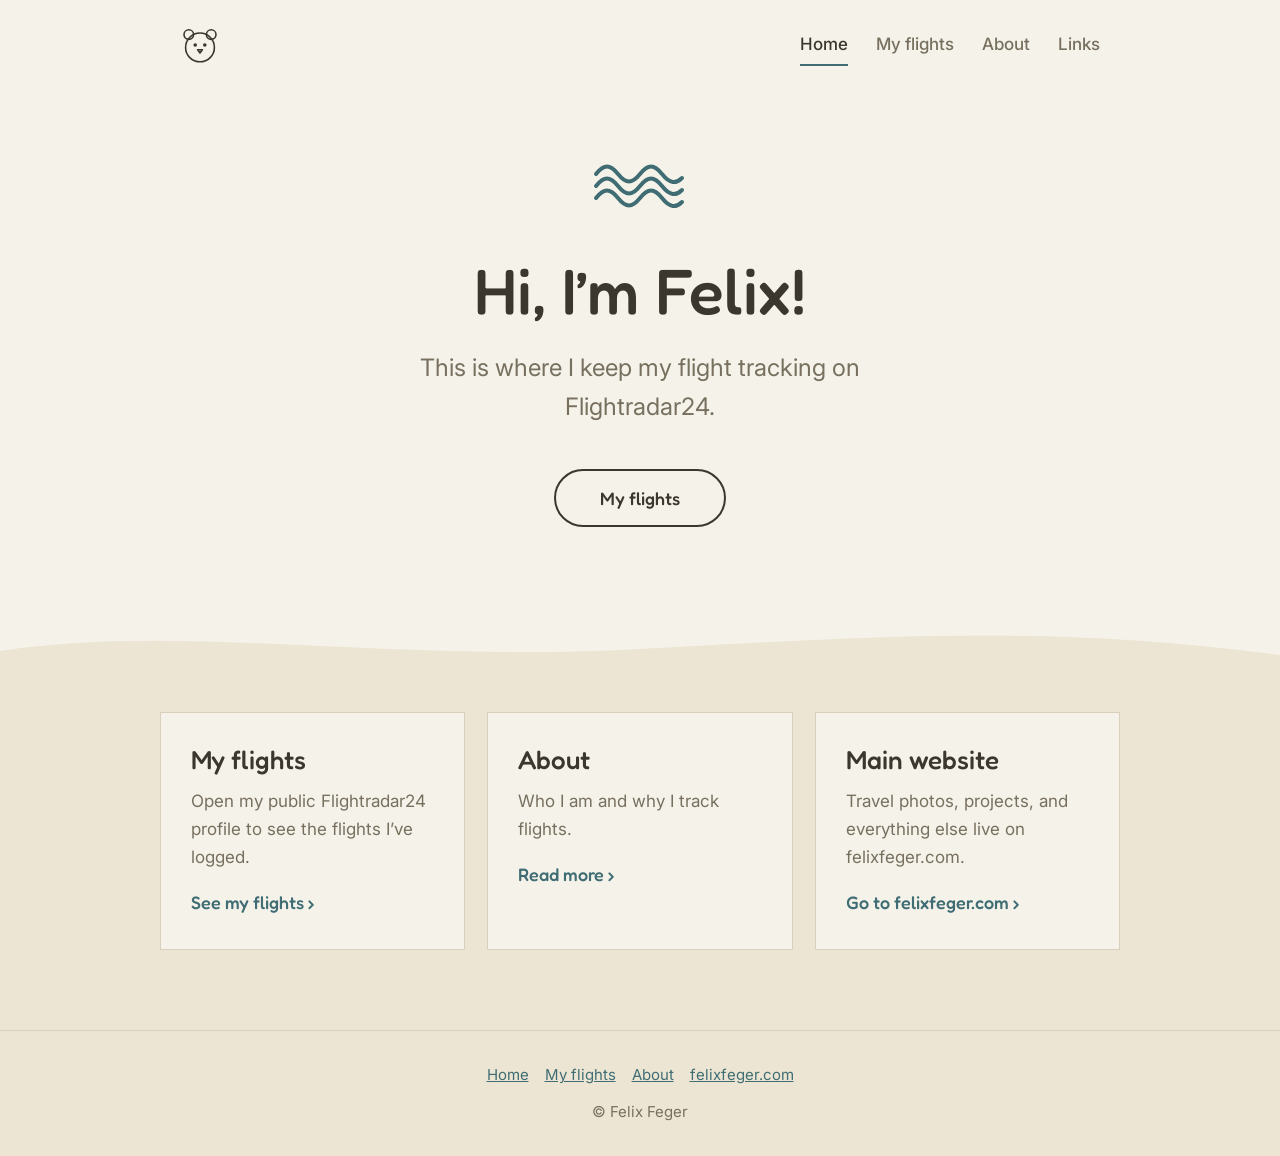
<file: index.html>
<!DOCTYPE html>
<html lang="en">
<head>
<meta charset="utf-8">
<meta name="viewport" content="width=device-width, initial-scale=1, viewport-fit=cover">
<title>Felix's Flights · Office of Felix Feger</title>
 <link rel="icon" type="image/x-icon" href="favicon.ico">
<link rel="preconnect" href="https://fonts.googleapis.com">
<link rel="preconnect" href="https://fonts.gstatic.com" crossorigin>
<link href="https://fonts.googleapis.com/css2?family=Fredoka:wght@400;500;600&family=Inter:wght@400;500&display=swap" rel="stylesheet">
<style>
:root{--bg:#f5f2ea;--bg2:#ece5d3;--ink:#3b372f;--mute:#77705f;--teal:#3f6d73;--line:#d8d0bd;--card:#f5f2ea;color-scheme:light dark}
@media (prefers-color-scheme:dark){:root:not([data-theme="light"]){--bg:#1f1d19;--bg2:#2a2721;--ink:#efe9da;--mute:#b4ab96;--teal:#8bbcc2;--line:#403b31;--card:#1f1d19}}
:root[data-theme="dark"]{--bg:#1f1d19;--bg2:#2a2721;--ink:#efe9da;--mute:#b4ab96;--teal:#8bbcc2;--line:#403b31;--card:#1f1d19}
*{box-sizing:border-box}
html{scroll-padding-top:env(safe-area-inset-top,0px)}
body{margin:0;background:var(--bg);color:var(--ink);font:400 17px/1.65 Inter,system-ui,sans-serif;padding-top:env(safe-area-inset-top,0px);padding-bottom:env(safe-area-inset-bottom,0px)}
h1,h2,h3,.brand b{font-family:Fredoka,"Trebuchet MS",sans-serif;font-weight:500;line-height:1.15;margin:0}
a{color:var(--teal)}

/* --- UPDATED HEADER & NAV STYLES --- */
header{position:sticky;top:env(safe-area-inset-top,0px);z-index:5;background:var(--bg)}
.bar{max-width:960px;margin:auto;display:flex;align-items:center;justify-content:space-between;padding:24px 20px;flex-wrap:wrap}

.brand{display:flex;align-items:center;gap:14px;text-decoration:none;color:var(--ink)}
.brand .lg{display:flex;align-items:center}
.brand .lg img{display:block;max-height:40px;width:auto;height:auto;mix-blend-mode:multiply}
@media (prefers-color-scheme:dark){:root:not([data-theme="light"]) .brand .lg img{filter:invert(1);mix-blend-mode:screen}}
:root[data-theme="dark"] .brand .lg img{filter:invert(1);mix-blend-mode:screen}
.brand .lg.fb{width:40px;height:40px}
.brand .lg.fb svg{width:40px;height:40px}
.brand span{border-left:2px solid var(--ink);padding-left:14px;font-size:15px;line-height:1.15;display:block}
.brand b{display:block;font-size:20px;font-weight:600}

#burger{display:none;background:none;border:1px solid var(--line);border-radius:8px;width:40px;height:40px;cursor:pointer;color:var(--ink);padding:0;align-items:center;justify-content:center}

nav{display:flex;gap:28px;align-items:center}
nav a{color:var(--mute);text-decoration:none;padding:6px 0;font-weight:500;border-bottom:2px solid transparent;transition:color 0.2s}
nav a[aria-current="page"]{color:var(--ink);border-bottom:2px solid var(--teal)}
nav a:hover{color:var(--ink)}
a:focus-visible,button:focus-visible{outline:3px solid var(--teal);outline-offset:2px}

@media(max-width:680px){
 #burger{display:flex}
 nav{display:none;flex-direction:column;width:100%;margin-top:14px;padding-top:14px;border-top:1px solid var(--line);gap:12px}
 nav.open{display:flex}
 nav a{padding:4px 0;width:max-content}
 .bar{padding:16px 20px}
}
/* ----------------------------------- */

.hero{text-align:center;padding:72px 24px 96px;max-width:720px;margin:auto}
.hero svg.waves{width:96px;height:auto;margin-bottom:36px}
h1{font-size:clamp(40px,9vw,64px);margin-bottom:20px}
.lead{color:var(--mute);font-size:clamp(19px,3.5vw,24px);margin:0 auto 36px;max-width:30ch}
.btn{display:inline-block;border:2px solid var(--ink);color:var(--ink);text-decoration:none;font:500 18px Fredoka,sans-serif;padding:16px 44px;border-radius:999px;margin:6px}
.btn:hover{background:var(--ink);color:var(--bg)}
.btn.fill{background:var(--teal);border-color:var(--teal);color:#fff}
.btn.fill:hover{filter:brightness(1.1);background:var(--teal);color:#fff}
.sect{background:var(--bg2);position:relative;padding:40px 20px 80px;margin-top:0}
.wave{display:block;width:100%;height:44px;margin-bottom:-1px}
.grid{max-width:960px;margin:auto;display:grid;gap:22px;grid-template-columns:repeat(auto-fit,minmax(260px,1fr))}
.card{background:var(--card);border:1px solid var(--line);padding:32px 30px}
.card h3{font-size:26px;margin-bottom:12px}
.card p{color:var(--mute);margin:0 0 18px}
.card a.more{font:500 18px Fredoka,sans-serif;text-decoration:none}
.page{max-width:720px;margin:auto;padding:56px 24px 96px}
.page h1{font-size:clamp(36px,8vw,52px);margin-bottom:20px}
.page h2{font-size:26px;margin:40px 0 10px}
.page p{color:var(--mute);margin:0 0 16px}
.page ul{color:var(--mute);padding-left:22px}
.page li{margin-bottom:8px}
.note{border:1px solid var(--line);background:var(--bg2);padding:20px 22px;margin:28px 0}
footer{background:var(--bg2);border-top:1px solid var(--line);text-align:center;padding:32px 20px;color:var(--mute);font-size:15px}
footer a{margin:0 8px}
.embed-container{margin:12px 0}
.embed-container img{display:block;width:100%;height:auto;border:1px solid var(--line)}
.route{display:none}.route.on{display:block}
</style>
</head>
<body>

<header>
 <div class="bar">
  <a class="brand" href="#/" aria-label="Felix's Flights home">
   <div class="lg" id="lg">
    <img src="https://web.felixfeger.com/logo.png" alt="" onerror="var p=this.parentNode;p.classList.add('fb');this.replaceWith(document.getElementById('bear').content.cloneNode(true))">
   </div>
  </a>
  <button id="burger" aria-label="Menu" aria-expanded="false">
   <svg width="30" height="24" viewBox="0 0 30 24" fill="none" stroke="currentColor" stroke-width="2.5" stroke-linecap="round"><path d="M2 4h26M2 12h26M2 20h26"/></svg>
  </button>
  <nav id="nav">
   <a href="#/">Home</a><a href="#/flights">My flights</a><a href="#/about">About</a><a href="#/links">Links</a>
  </nav>
 </div>
</header>

<template id="bear"><svg viewBox="0 0 100 100" fill="none" stroke="currentColor" stroke-width="4" stroke-linecap="round" stroke-linejoin="round"><circle cx="22" cy="24" r="12"/><circle cx="78" cy="24" r="12"/><circle cx="50" cy="56" r="36"/><circle cx="38" cy="50" r="2.5" fill="currentColor"/><circle cx="62" cy="50" r="2.5" fill="currentColor"/><path d="M44 62h12l-6 8z"/></svg></template>

<main>
 <section class="route" data-r="/">
  <div class="hero">
   <svg class="waves" viewBox="0 0 96 48" fill="none" stroke="var(--teal)" stroke-width="4" stroke-linecap="round" aria-hidden="true"><path d="M4 12c8-10 14-10 22 0s14 10 22 0 14-10 22 0 14 10 20 4M4 24c8-10 14-10 22 0s14 10 22 0 14-10 22 0 14 10 20 4M4 36c8-10 14-10 22 0s14 10 22 0 14-10 22 0 14 10 20 4"/></svg>
   <h1>Hi, I’m Felix!</h1>
   <p class="lead">This is where I keep my flight tracking on Flightradar24.</p>
   <a class="btn" href="#/flights">My flights</a>
  </div>
  <svg class="wave" viewBox="0 0 1400 44" preserveAspectRatio="none" aria-hidden="true"><path d="M0 44V22C200 -6 420 34 700 20S1150 -4 1400 26V44Z" fill="var(--bg2)"/></svg>
  <div class="sect">
   <div class="grid">
    <div class="card"><h3>My flights</h3><p>Open my public Flightradar24 profile to see the flights I’ve logged.</p><a class="more" href="#/flights">See my flights ›</a></div>
    <div class="card"><h3>About</h3><p>Who I am and why I track flights.</p><a class="more" href="#/about">Read more ›</a></div>
    <div class="card"><h3>Main website</h3><p>Travel photos, projects, and everything else live on felixfeger.com.</p><a class="more" href="https://felixfeger.com">Go to felixfeger.com ›</a></div>
   </div>
  </div>
 </section>

 <section class="route" data-r="/flights">
  <div class="page">
   <h1>My flights</h1>
   <p>My flight history is powered by myFlightradar24. My profile is the live source, so it is always up to date.</p>
   <p><a class="btn fill" href="https://my.flightradar24.com/felixthecatalt1" target="_blank" rel="noopener">Open my profile</a></p>
   <h2>What you’ll find there</h2>
   <ul>
    <li>Flights I’ve logged</li>
    <li>Airports and airlines I’ve flown with</li>
    <li>Aircraft types and total distance</li>
   </ul>
   <h2>My banner</h2>
   <div class="embed-container">
    <a href="https://my.flightradar24.com/felixthecatalt1" target="_blank" rel="noopener"><img src="https://banners-my.flightradar24.com/felixthecatalt1.png" alt="My Flightradar24 stats banner" loading="lazy"></a>
   </div>
   <p>Tap the banner or the button above to see my full profile.</p>
  </div>
 </section>

 <section class="route" data-r="/about">
  <div class="page">
   <h1>About</h1>
   <p>I’m Felix: founder of City Metro, occasional traveler, and software developer.</p>
   <p>This small site is a home for my Flightradar24 profile. It is separate from my main website so my flights have a page of their own.</p>
   <h2>Want more?</h2>
   <p>My photos, notes, and projects are on <a href="https://felixfeger.com">felixfeger.com</a>.</p>
   <p><a class="btn" href="https://felixfeger.com">Visit felixfeger.com</a></p>
  </div>
 </section>

 <section class="route" data-r="/links">
  <div class="page">
   <h1>Links</h1>
   <div class="grid" style="grid-template-columns:1fr">
    <div class="card"><h3>Flightradar24 profile</h3><p>felixthecatalt1 on my.flightradar24.com</p><a class="more" href="https://my.flightradar24.com/felixthecatalt1" target="_blank" rel="noopener">Open profile ›</a></div>
    <div class="card"><h3>Main website</h3><p>felixfeger.com</p><a class="more" href="https://felixfeger.com">Go to felixfeger.com ›</a></div>
   </div>
  </div>
 </section>
</main>

<footer>
 <a href="#/">Home</a><a href="#/flights">My flights</a><a href="#/about">About</a><a href="https://felixfeger.com">felixfeger.com</a>
 <div style="margin-top:12px">© Felix Feger</div>
</footer>

<script>
(function(){
 var routes=document.querySelectorAll('.route'),links=document.querySelectorAll('nav a'),nav=document.getElementById('nav'),b=document.getElementById('burger');
 function go(){
  var h=(location.hash||'#/').slice(1),found=false;
  routes.forEach(function(r){var on=r.dataset.r===h;r.classList.toggle('on',on);if(on)found=true});
  if(!found){document.querySelector('[data-r="/"]').classList.add('on');h='/'}
  links.forEach(function(a){a.getAttribute('href')==='#'+h?a.setAttribute('aria-current','page'):a.removeAttribute('aria-current')});
  nav.classList.remove('open');b.setAttribute('aria-expanded','false');window.scrollTo(0,0);
 }
 b.onclick=function(){var o=nav.classList.toggle('open');b.setAttribute('aria-expanded',o)};
 window.addEventListener('hashchange',go);go();
})();
</script>
</body>
</html>
</file>
